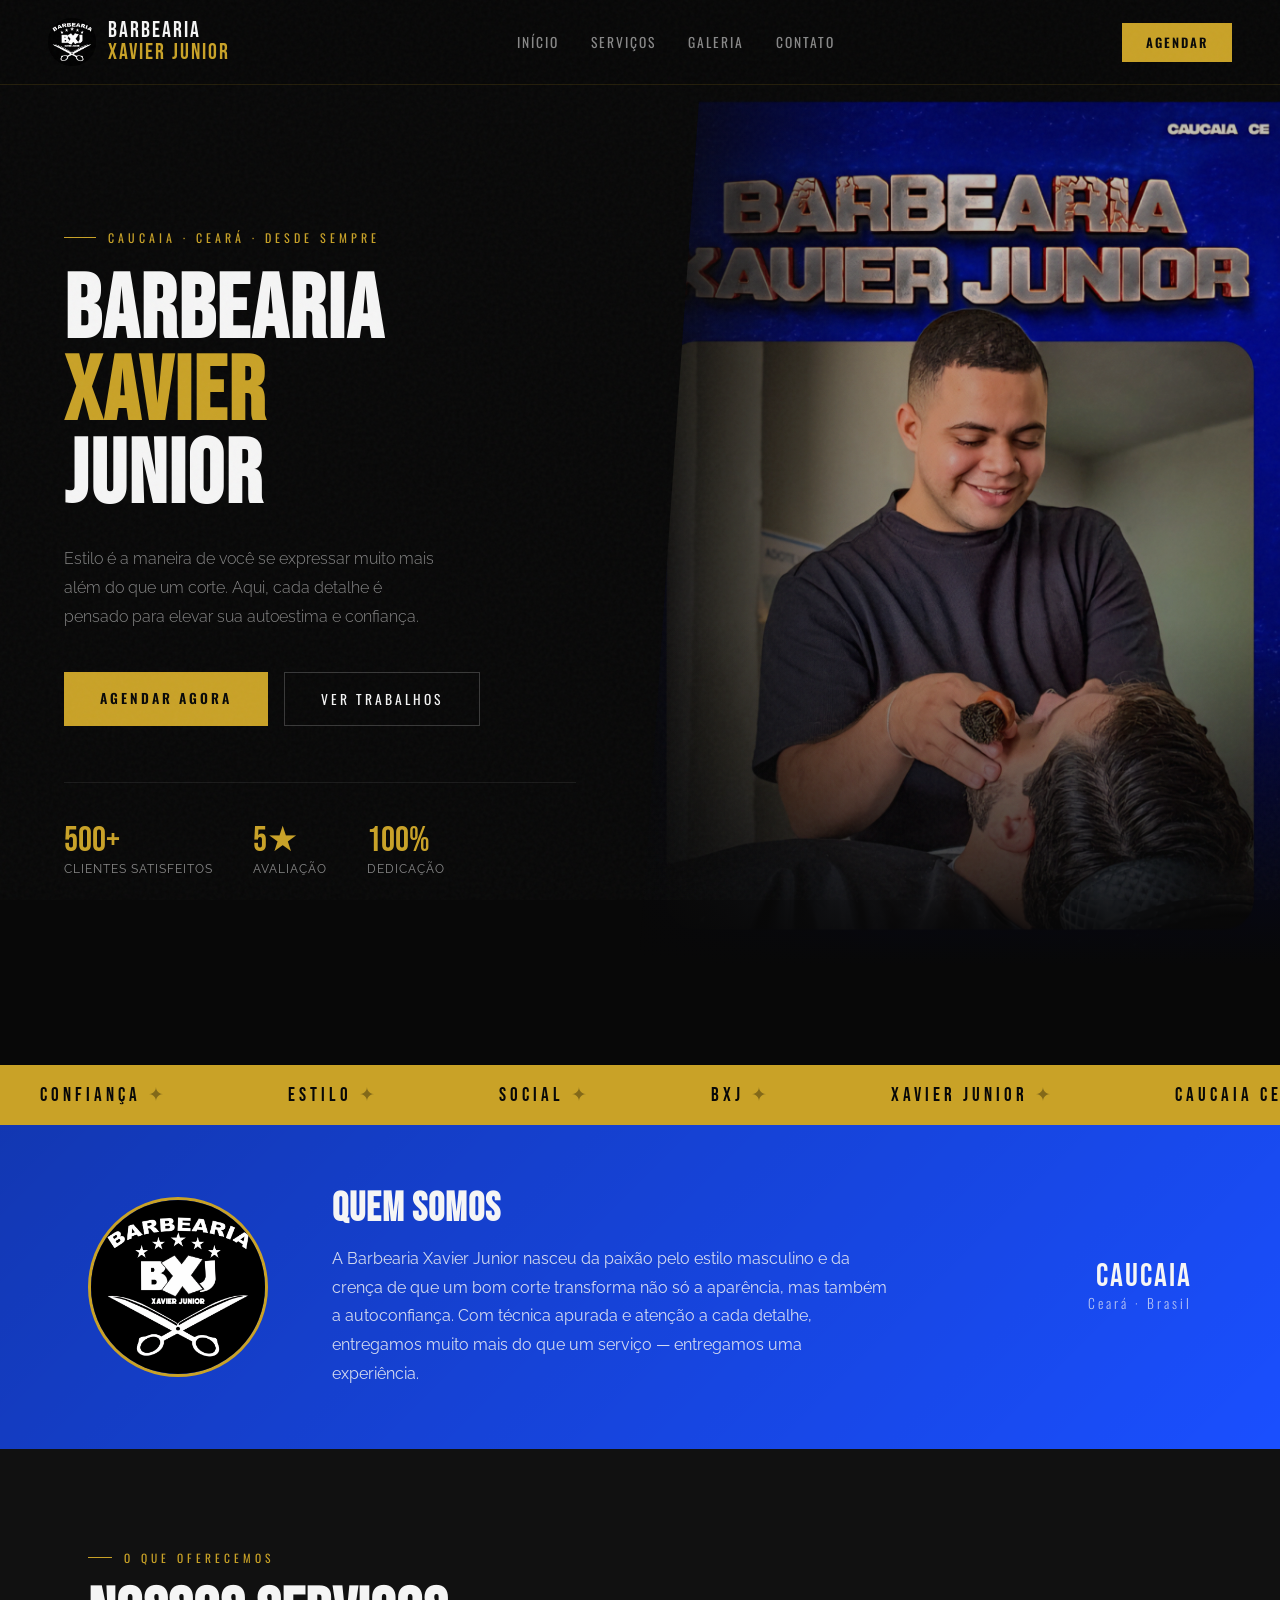
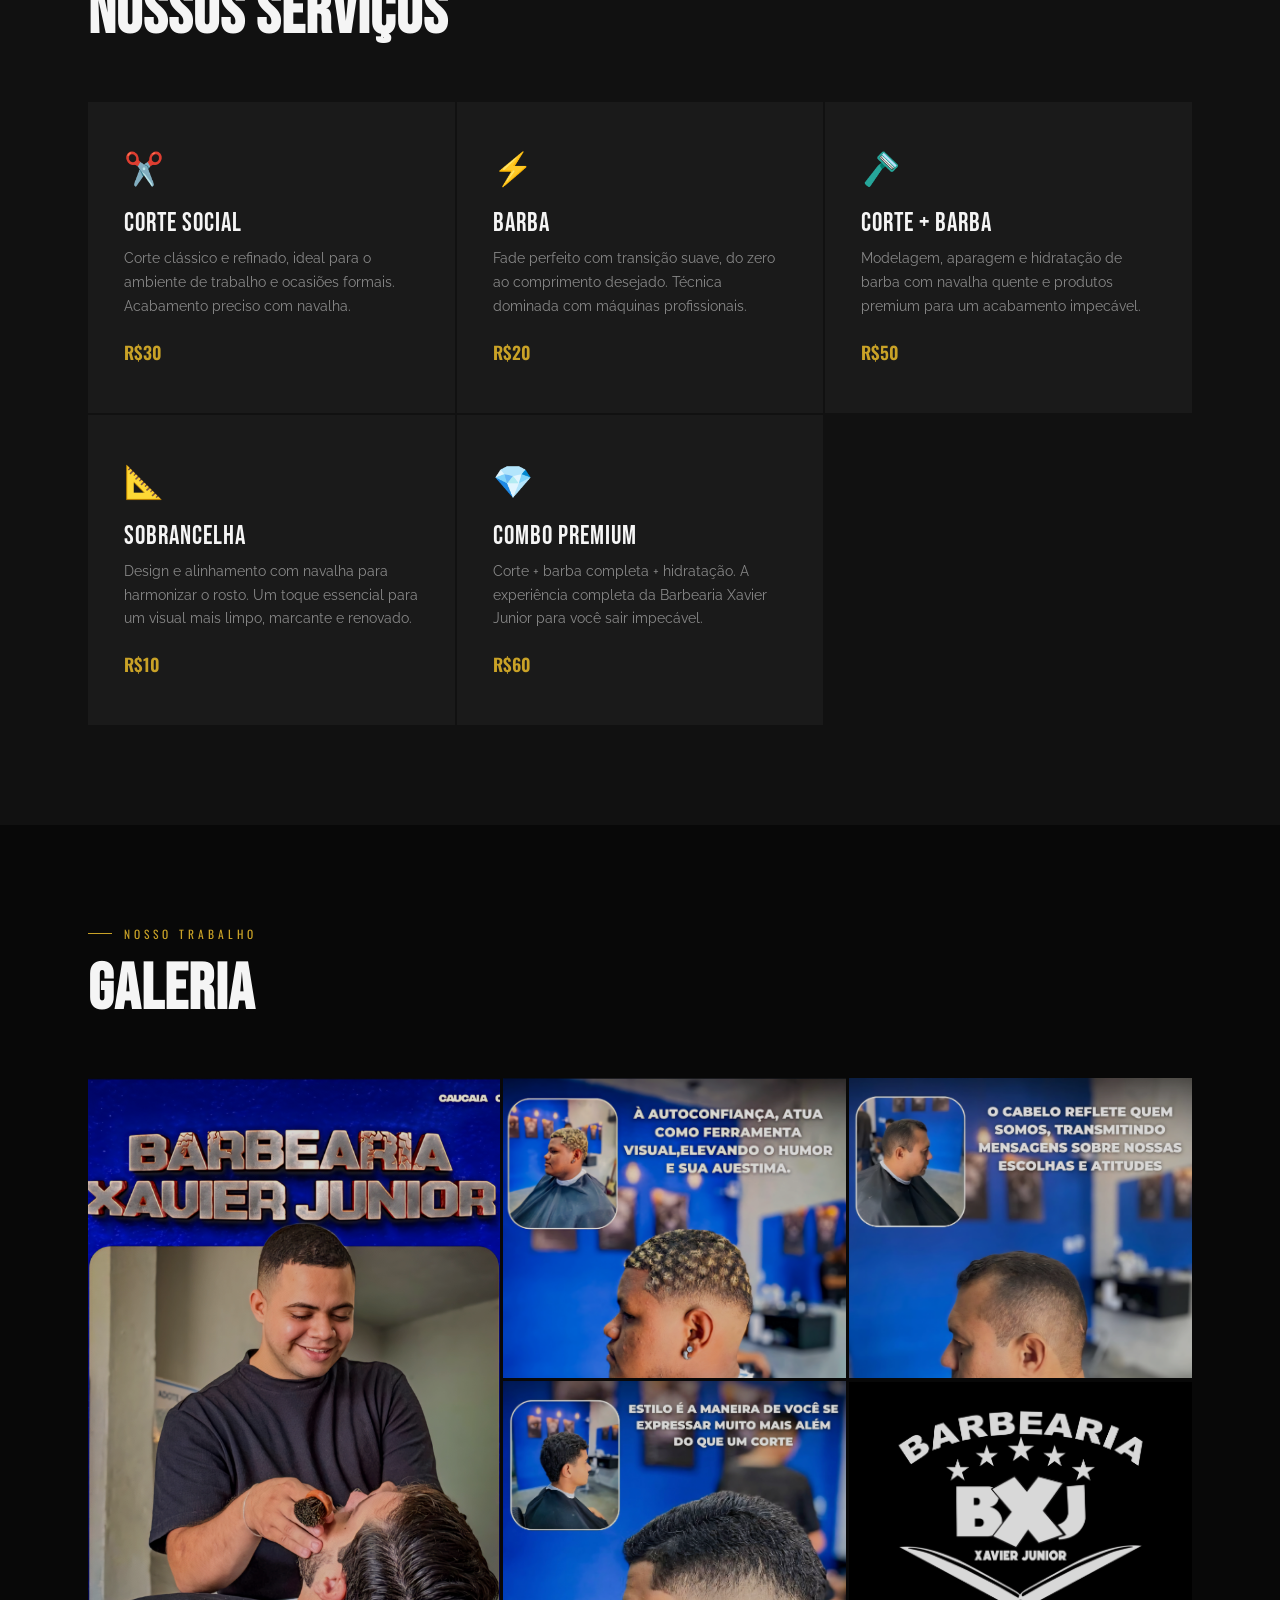
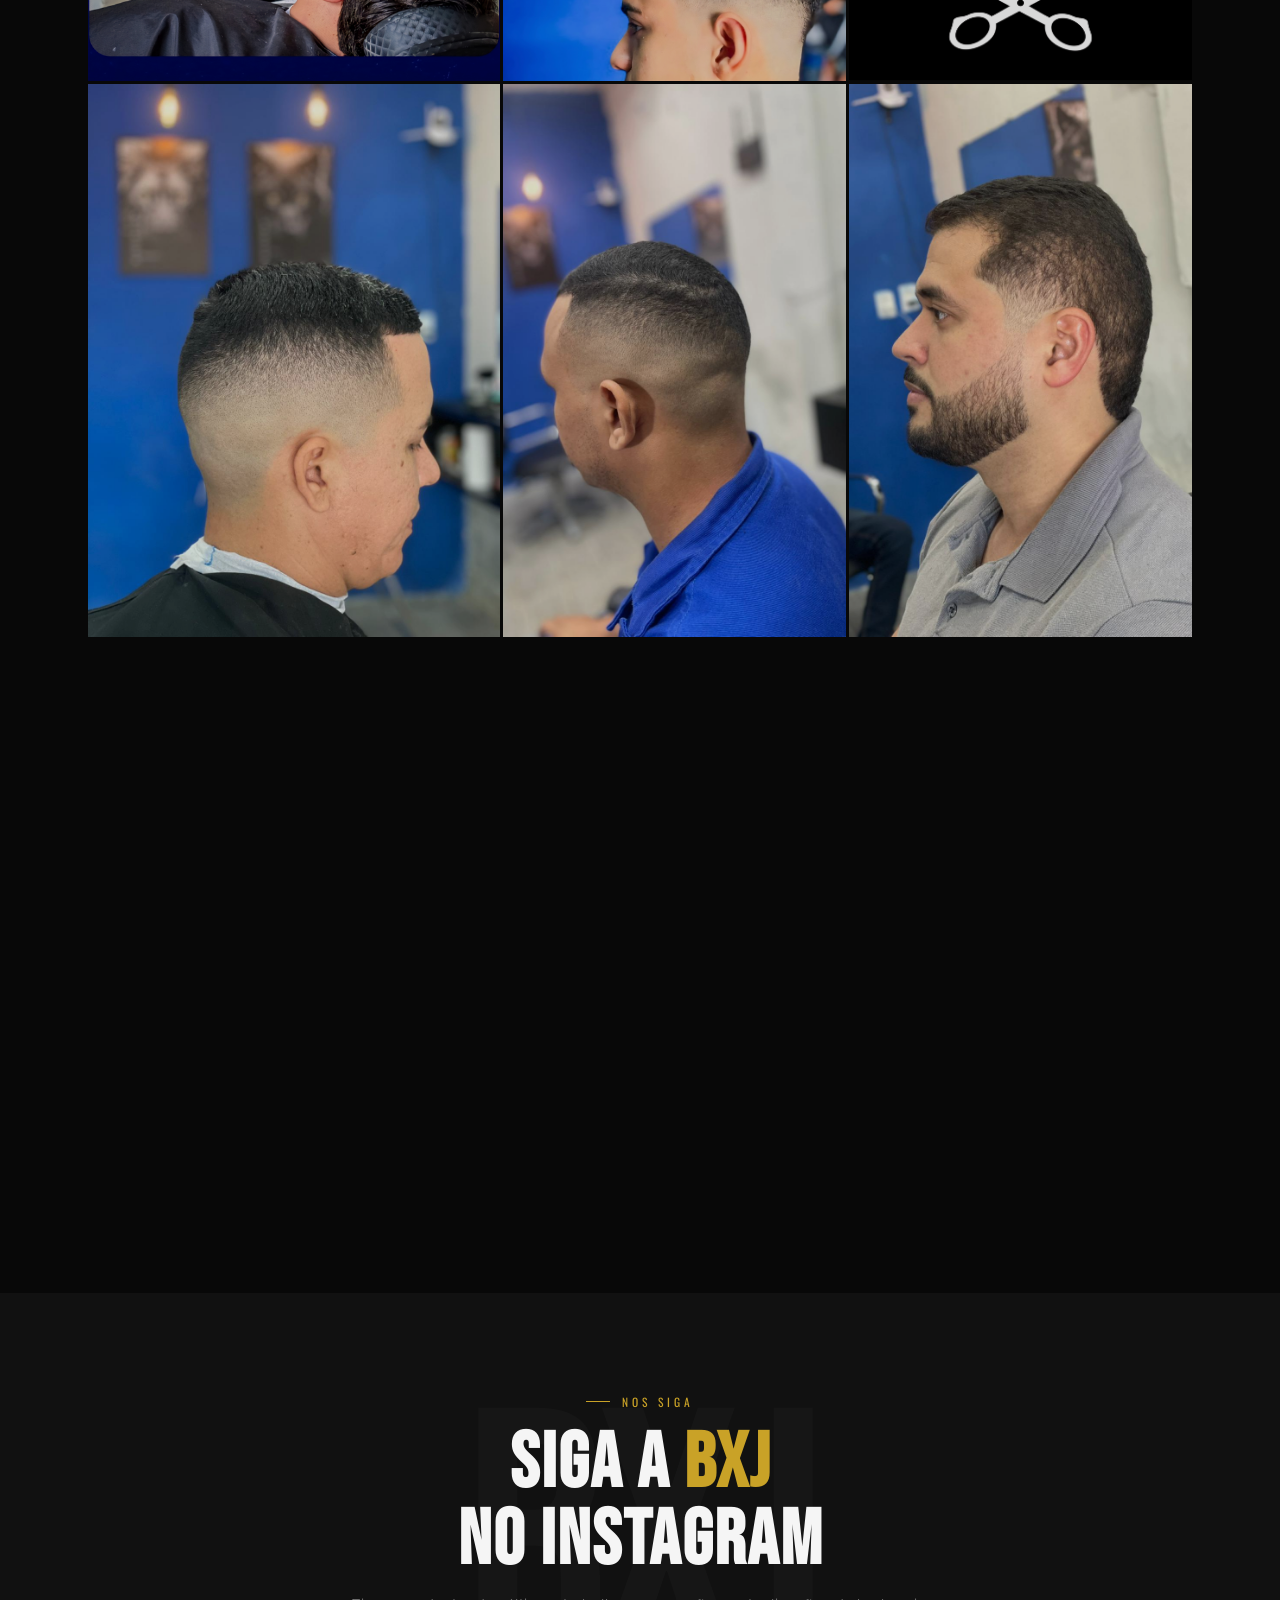
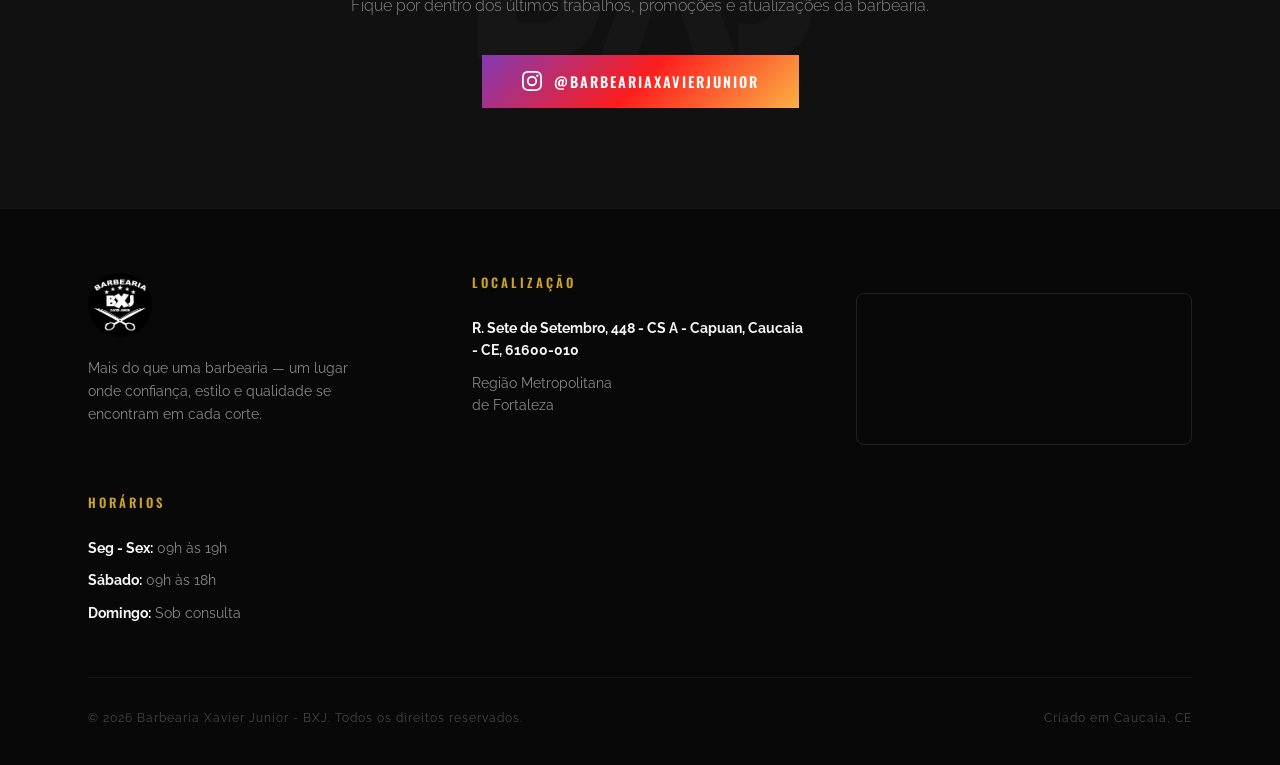
<file: index.html>
<!doctype html>
<html lang="pt-BR">
  <head>
    <meta charset="UTF-8" />
    <meta name="viewport" content="width=device-width, initial-scale=1.0" />
    <title>Barbearia Xavier Junior - BXJ | Caucaia, CE</title>
    <link
      rel="shortcut icon"
      href="images/Logo-BXJ.png"
      type="image/x-icon"
    />
    <link
      href="https://fonts.googleapis.com/css2?family=Bebas+Neue&family=Oswald:wght@300;400;600;700&family=Raleway:ital,wght@0,300;0,400;1,300&display=swap"
      rel="stylesheet"
    />
    <link rel="stylesheet" href="styles.css" />
    <script defer src="script.js"></script>
  </head>
  <body>
    <nav>
      <a href="agendamento.html" class="nav-logo">
        <img
          src="images/Logo-BXJ.png"
          alt="BXJ Logo"
        />
        <div class="nav-logo-text">
          Barbearia<br /><span>Xavier Junior</span>
        </div>
      </a>
      <ul class="nav-links">
        <li><a href="#inicio">Início</a></li>
        <li><a href="#servicos">Serviços</a></li>
        <li><a href="#galeria">Galeria</a></li>
        <li><a href="#contato">Contato</a></li>
      </ul>
      <a href="agendamento.html" class="nav-cta open-modal">Agendar</a>
    </nav>

    <section class="hero" id="inicio">
      <div class="hero-left">
        <div class="hero-tag">Caucaia · Ceará · Desde sempre</div>
        <h1 class="hero-title">
          Barbearia<br /><span>Xavier</span><br />Junior
        </h1>
        <p class="hero-sub">
          Estilo é a maneira de você se expressar muito mais além do que um
          corte. Aqui, cada detalhe é pensado para elevar sua autoestima e
          confiança.
        </p>
        <div class="hero-actions">
          <a href="agendamento.html" class="btn-primary open-modal"
            >Agendar Agora</a
          >
          <a href="#galeria" class="btn-outline">Ver Trabalhos</a>
        </div>
        <div class="hero-stats">
          <div>
            <div class="stat-num">500+</div>
            <div class="stat-label">Clientes Satisfeitos</div>
          </div>
          <div>
            <div class="stat-num">5★</div>
            <div class="stat-label">Avaliação</div>
          </div>
          <div>
            <div class="stat-num">100%</div>
            <div class="stat-label">Dedicação</div>
          </div>
        </div>
      </div>
      <div class="hero-right">
        <div class="hero-diag"></div>
        <img
          src="images/Screenshot_20260427_093913_Instagram.jpg"
          alt="Xavier Junior barbeiro"
        />
      </div>
    </section>

    <div class="marquee-wrap">
      <div class="marquee-track">
        <span class="marquee-item">CONFIANÇA <span>✦</span></span>
        <span class="marquee-item">ESTILO <span>✦</span></span>
        <span class="marquee-item">SOCIAL <span>✦</span></span>
        <span class="marquee-item">BXJ <span>✦</span></span>
        <span class="marquee-item">XAVIER JUNIOR <span>✦</span></span>
        <span class="marquee-item">CAUCAIA CE <span>✦</span></span>
        <span class="marquee-item">CONFIANÇA <span>✦</span></span>
        <span class="marquee-item">ESTILO <span>✦</span></span>
        <span class="marquee-item">SOCIAL <span>✦</span></span>
        <span class="marquee-item">BXJ <span>✦</span></span>
        <span class="marquee-item">XAVIER JUNIOR <span>✦</span></span>
        <span class="marquee-item">CAUCAIA CE <span>✦</span></span>
      </div>
    </div>

    <div class="about-band">
      <div class="container">
        <div class="about-inner">
          <img
            class="about-img"
            src="images/Logo-BXJ.png"
            alt="Logo BXJ"
          />
          <div class="about-text">
            <h2>Quem Somos</h2>
            <p>
              A Barbearia Xavier Junior nasceu da paixão pelo estilo masculino e
              da crença de que um bom corte transforma não só a aparência, mas
              também a autoconfiança. Com técnica apurada e atenção a cada
              detalhe, entregamos muito mais do que um serviço — entregamos uma
              experiência.
            </p>
          </div>
          <div class="about-loc">
            <div class="city">Caucaia</div>
            <div class="state">Ceará · Brasil</div>
          </div>
        </div>
      </div>
    </div>

    <section class="services" id="servicos">
      <div class="container">
        <div class="section-tag">O que oferecemos</div>
        <h2 class="section-title">Nossos Serviços</h2>
        <div class="services-grid">
          <div class="service-card">
            <span class="service-icon">✂️</span>
            <div class="service-name">Corte Social</div>
            <div class="service-desc">
              Corte clássico e refinado, ideal para o ambiente de trabalho e
              ocasiões formais. Acabamento preciso com navalha.
            </div>
            <span class="service-price">R$30</span>
          </div>
          <div class="service-card">
            <span class="service-icon">⚡</span>
            <div class="service-name">Barba</div>
            <div class="service-desc">
              Fade perfeito com transição suave, do zero ao comprimento
              desejado. Técnica dominada com máquinas profissionais.
            </div>
            <span class="service-price">R$20</span>
          </div>
          <div class="service-card">
            <span class="service-icon">🪒</span>
            <div class="service-name">Corte + Barba</div>
            <div class="service-desc">
              Modelagem, aparagem e hidratação de barba com navalha quente e
              produtos premium para um acabamento impecável.
            </div>
            <span class="service-price">R$50</span>
          </div>
          <div class="service-card">
            <span class="service-icon">📐</span>
            <div class="service-name">Sobrancelha</div>
            <div class="service-desc">
              Design e alinhamento com navalha para harmonizar o rosto. Um toque
              essencial para um visual mais limpo, marcante e renovado.
            </div>
            <span class="service-price">R$10</span>
          </div>
          <div class="service-card">
            <span class="service-icon">💎</span>
            <div class="service-name">Combo Premium</div>
            <div class="service-desc">
              Corte + barba completa + hidratação. A experiência completa da
              Barbearia Xavier Junior para você sair impecável.
            </div>
            <span class="service-price">R$60</span>
          </div>
        </div>
      </div>
    </section>

    <section class="gallery" id="galeria">
      <div class="container">
        <div class="section-tag">Nosso trabalho</div>
        <h2 class="section-title">Galeria</h2>
        <div class="gallery-grid">
          <div class="gallery-item" data-label="XAVIER JUNIOR">
            <img
              src="images/Screenshot_20260427_093913_Instagram.jpg"
              alt="Xavier Junior"
            />
          </div>
          <div class="gallery-item" data-label="CONFIANÇA">
            <img
              src="images/Screenshot_20260427_093837_Instagram.jpg"
              alt="Corte Confiança"
            />
          </div>
          <div class="gallery-item" data-label="SOCIAL">
            <img
              src="images/Screenshot_20260427_093849_Instagram.jpg"
              alt="Corte Social"
            />
          </div>
          <div class="gallery-item" data-label="ESTILO">
            <img
              src="images/Screenshot_20260427_093855_Instagram.jpg"
              alt="Corte Estilo"
            />
          </div>
          <div class="gallery-item" data-label="BXJ">
            <img
              src="images/Logo-BXJ.png"
              alt="Logo BXJ"
              style="object-position: center center; background: #111"
            />
          </div>
          <div class="gallery-item" data-label="BARBEARIA XAVIER JUNIOR">
            <img
              src="images/imagemgaleria5.jpeg"
              alt="Barbearia Xavier Junior"
              style="transition: transform 0.3s ease;"
              onmouseover="this.style.transform='scale(1.6)';"
              onmouseout="this.style.transform='scale(1)';"
            />
          </div>
          <div class="gallery-item" data-label="BARBEARIA XAVIER JUNIOR">
            <img
              src="images/imagemgaleria6.jpeg"
              alt="Barbearia Xavier Junior"
              style="transition: transform 0.3s ease;"
              onmouseover="this.style.transform='scale(1.4)';"
              onmouseout="this.style.transform='scale(1)';"
            />
          </div>
          <div class="gallery-item" data-label="BARBEARIA XAVIER JUNIOR">
            <img
              src="images/imagemgaleria7.jpeg"
              alt="Barbearia Xavier Junior"
              style="transition: transform 0.3s ease;"
              onmouseover="this.style.transform='scale(1.3)';"
              onmouseout="this.style.transform='scale(1)';"
            />
          </div>
          <div class="gallery-item" data-label="BARBEARIA XAVIER JUNIOR">
            <img
              src="images/imagemgaleria8.jpeg"
              alt="Barbearia Xavier Junior"
              style="transition: transform 0.3s ease;"
              onmouseover="this.style.transform='scale(1.5)';"
              onmouseout="this.style.transform='scale(1)';"
            />
          </div>
          <div class="gallery-item" data-label="BARBEARIA XAVIER JUNIOR">
            <img
              src="images/imagemgaleria9.jpeg"
              alt="Barbearia Xavier Junior"
              style="transition: transform 0.3s ease;"
              onmouseover="this.style.transform='scale(1.5)';"
              onmouseout="this.style.transform='scale(1)';"
            />
          </div>
          <div class="gallery-item" data-label="BARBEARIA XAVIER JUNIOR">
            <img
              src="images/imagemgaleria10.jpeg"
              alt="Barbearia Xavier Junior"
              style="transition: transform 0.3s ease;"
              onmouseover="this.style.transform='scale(1.5)';"
              onmouseout="this.style.transform='scale(1)';"
            />
          </div>
        </div>
      </div>
    </section>

    <section class="cta-section" id="contato">
      <div class="container">
        <div class="cta-inner">
          <div class="section-tag" style="justify-content: center">
            Nos siga
          </div>
          <h2>Siga a <span>BXJ</span><br />no Instagram</h2>
          <p>
            Fique por dentro dos últimos trabalhos, promoções e atualizações da
            barbearia.
          </p>
          <a
            href="https://www.instagram.com/barbeariaxavierjunior?igsh=M3o4cHg5MDVraHNp"
            target="_blank"
            class="instagram-link"
          >
            <svg viewBox="0 0 24 24" fill="currentColor">
              <path
                d="M12 2.163c3.204 0 3.584.012 4.85.07 3.252.148 4.771 1.691 4.919 4.919.058 1.265.069 1.645.069 4.849 0 3.205-.012 3.584-.069 4.849-.149 3.225-1.664 4.771-4.919 4.919-1.266.058-1.644.07-4.85.07-3.204 0-3.584-.012-4.849-.07-3.26-.149-4.771-1.699-4.919-4.92-.058-1.265-.07-1.644-.07-4.849 0-3.204.013-3.583.07-4.849.149-3.227 1.664-4.771 4.919-4.919 1.266-.057 1.645-.069 4.849-.069zM12 0C8.741 0 8.333.014 7.053.072 2.695.272.273 2.69.073 7.052.014 8.333 0 8.741 0 12c0 3.259.014 3.668.072 4.948.2 4.358 2.618 6.78 6.98 6.98C8.333 23.986 8.741 24 12 24c3.259 0 3.668-.014 4.948-.072 4.354-.2 6.782-2.618 6.979-6.98.059-1.28.073-1.689.073-4.948 0-3.259-.014-3.667-.072-4.947-.196-4.354-2.617-6.78-6.979-6.98C15.668.014 15.259 0 12 0zm0 5.838a6.162 6.162 0 1 0 0 12.324 6.162 6.162 0 0 0 0-12.324zM12 16a4 4 0 1 1 0-8 4 4 0 0 1 0 8zm6.406-11.845a1.44 1.44 0 1 0 0 2.881 1.44 1.44 0 0 0 0-2.881z"
              />
            </svg>
            @barbeariaxavierjunior
          </a>
        </div>
      </div>
    </section>

    <footer>
      <div class="container">
        <div class="footer-inner">
          <div class="footer-brand">
            <img
              src="images/Logo-BXJ.png"
              alt="BXJ"
            />
            <p>
              Mais do que uma barbearia — um lugar onde confiança, estilo e
              qualidade se encontram em cada corte.
            </p>
          </div>
          <div class="footer-col">
            <h4>Localização</h4>
            <ul>
              <li>
                <strong
                  >R. Sete de Setembro, 448 - CS A - Capuan, Caucaia - CE,
                  61600-010</strong
                >
              </li>
              <li>Região Metropolitana<br />de Fortaleza</li>
            </ul>
          </div>
          <div class="map-container">
            <iframe
              src="https://www.google.com/maps?q=R.+Sete+de+Setembro,+448+-+Capuan,+Caucaia+-+CE&output=embed"
              width="100%"
              height="150"
              style="border: 0"
              allowfullscreen=""
              loading="lazy"
              referrerpolicy="no-referrer-when-downgrade"
            >
            </iframe>
          </div>
          <div class="footer-col">
            <h4>Horários</h4>
            <ul>
              <li><strong>Seg - Sex:</strong> 09h às 19h</li>
              <li><strong>Sábado:</strong> 09h às 18h</li>
              <li><strong>Domingo:</strong> Sob consulta</li>
            </ul>
          </div>
        </div>
        <div class="footer-bottom">
          <p>
            © 2026 Barbearia Xavier Junior - BXJ. Todos os direitos reservados.
          </p>
          <p>Criado em Caucaia, CE</p>
        </div>
      </div>
    </footer>
  </body>
</html>
</file>
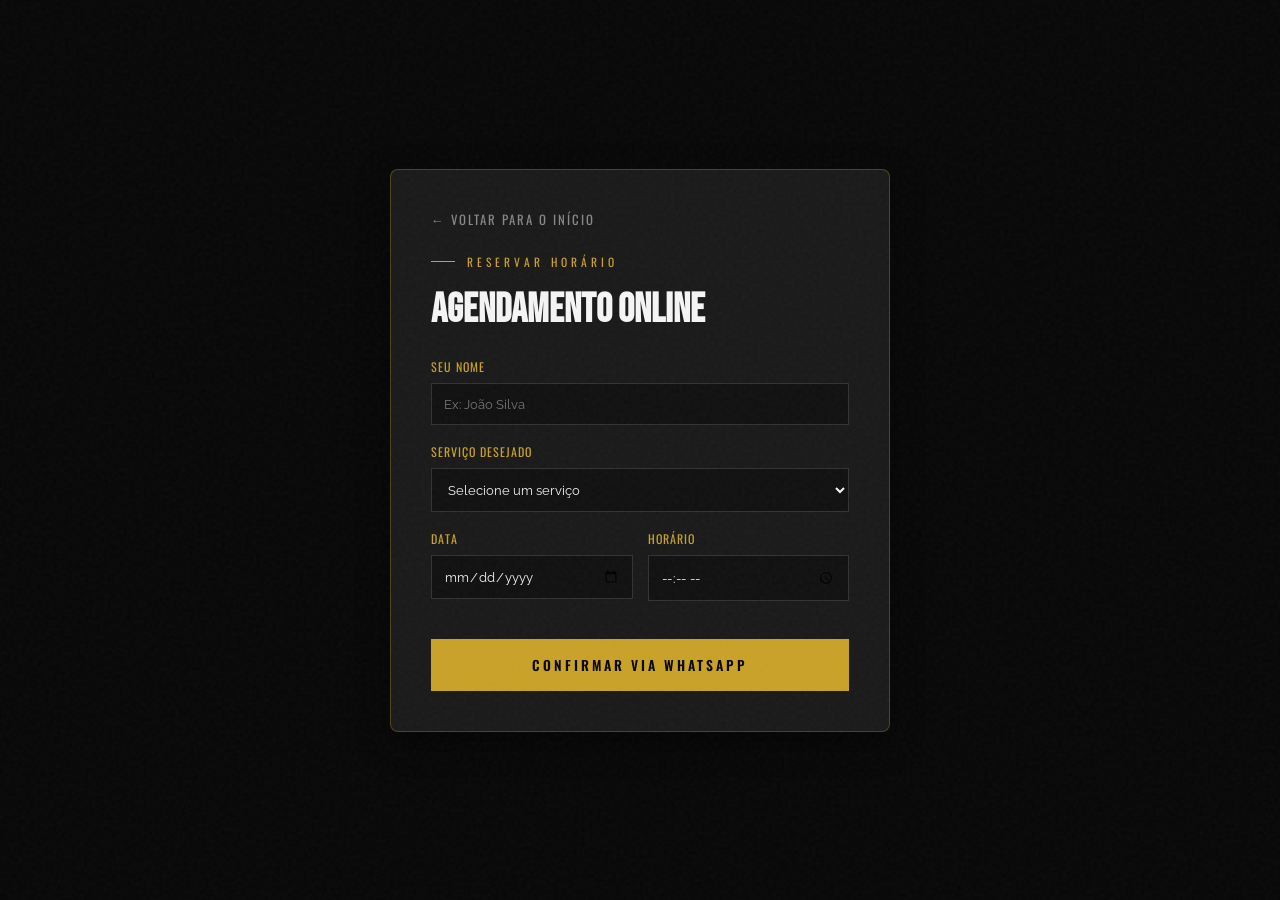
<file: agendamento.html>
<!doctype html>
<html lang="pt-BR">
  <head>
    <meta charset="UTF-8" />
    <meta name="viewport" content="width=device-width, initial-scale=1.0" />
    <title>Agendamento Formulário | Barbearia Xavier Junior</title>
    <link
      rel="shortcut icon"
      href="images/Logo-BXJ.png"
      type="image/x-icon"
    />
    <link
      href="https://fonts.googleapis.com/css2?family=Bebas+Neue&family=Oswald:wght@300;400;600;700&family=Raleway:ital,wght@0,300;0,400;1,300&display=swap"
      rel="stylesheet"
    />
    <link rel="stylesheet" href="styles.css" />
    <script defer src="script.js"></script>
    <style>
      body {
        display: flex;
        align-items: center;
        justify-content: center;
        min-height: 100vh;
        padding: 20px;
        background-image: none; 
      }
      .booking-page-container {
        background: var(--dark2);
        width: 100%;
        max-width: 500px;
        padding: 40px;
        border: 1px solid rgba(201, 162, 39, 0.3);
        border-radius: 8px;
        box-shadow: 0 10px 30px rgba(0, 0, 0, 0.5);
      }
      .back-link {
        display: inline-flex;
        align-items: center;
        margin-bottom: 24px;
        color: var(--gray);
        text-decoration: none;
        font-family: "Oswald", sans-serif;
        text-transform: uppercase;
        font-size: 0.8rem;
        letter-spacing: 2px;
        transition: color 0.3s;
      }
      .back-link:hover {
        color: var(--gold);
      }
    </style>
  </head>
  <body>
    <div class="booking-page-container">
      <a href="index.html" class="back-link">← Voltar para o Início</a>

      <div class="section-tag">Reservar Horário</div>
      <h2 class="modal-title">Agendamento Online</h2>

      <form id="bookingForm">
        <div class="form-group">
          <label for="nome">Seu Nome</label>
          <input type="text" id="nome" placeholder="Ex: João Silva" required />
        </div>

        <div class="form-group">
          <label for="servico">Serviço Desejado</label>
          <select id="servico" required>
            <option value="" disabled selected>Selecione um serviço</option>
            <option value="Corte Social">Corte Social</option>
            <option value="Barba Completa">Barba Completa</option>
            <option value="Pigmentação">Corte + Barba</option>
            <option value="Combo Premium">Combo Premium</option>
            <option value="Sobrancelha">Sobrancelha</option>
          </select>
        </div>

        <div class="form-row">
          <div class="form-group">
            <label for="data">Data</label>
            <input type="date" id="data" required />
          </div>
          <div class="form-group">
            <label for="horario">Horário</label>
            <input type="time" id="horario" required />
          </div>
        </div>

        <button
          type="submit"
          class="btn-primary"
          style="width: 100%; margin-top: 20px"
        >
          Confirmar via WhatsApp
        </button>
      </form>
    </div>
  </body>
</html>
</file>
<file: styles.css>
:root {
  --black: #080808;
  --dark: #111111;
  --dark2: #1a1a1a;
  --blue: #1a4fff;
  --blue-light: #3d6fff;
  --gold: #c9a227;
  --gold-light: #e8c04a;
  --white: #f5f5f5;
  --gray: #888;
}

*,
*::before,
*::after {
  box-sizing: border-box;
  margin: 0;
  padding: 0;
}

html {
  scroll-behavior: smooth;
}

body {
  font-family: "Raleway", sans-serif;
  background: var(--black);
  color: var(--white);
  overflow-x: hidden;
}

/* ─── NOISE OVERLAY ─── */
body::before {
  content: "";
  position: fixed;
  inset: 0;
  background-image: url("data:image/svg+xml,%3Csvg viewBox='0 0 256 256' xmlns='http://www.w3.org/2000/svg'%3E%3Cfilter id='n'%3E%3CfeTurbulence type='fractalNoise' baseFrequency='0.9' numOctaves='4' stitchTiles='stitch'/%3E%3C/filter%3E%3Crect width='100%25' height='100%25' filter='url(%23n)' opacity='1'/%3E%3C/svg%3E");
  opacity: 0.035;
  pointer-events: none;
  z-index: 9999;
}

/* ─── NAV ─── */
nav {
  position: fixed;
  top: 0;
  left: 0;
  right: 0;
  z-index: 100;
  display: flex;
  align-items: center;
  justify-content: space-between;
  padding: 18px 48px;
  background: rgba(8, 8, 8, 0.85);
  backdrop-filter: blur(12px);
  border-bottom: 1px solid rgba(201, 162, 39, 0.15);
  transition: all 0.3s ease;
}

.nav-logo {
  display: flex;
  align-items: center;
  gap: 12px;
  text-decoration: none;
}

.nav-logo img {
  width: 48px;
  height: 48px;
  border-radius: 50%;
  object-fit: cover;
}

.nav-logo-text {
  font-family: "Bebas Neue", cursive;
  font-size: 1.4rem;
  letter-spacing: 2px;
  color: var(--white);
  line-height: 1;
}

.nav-logo-text span {
  color: var(--gold);
}

.nav-links {
  display: flex;
  gap: 32px;
  list-style: none;
}

.nav-links a {
  font-family: "Oswald", sans-serif;
  font-weight: 400;
  font-size: 0.85rem;
  letter-spacing: 2px;
  text-transform: uppercase;
  color: var(--gray);
  text-decoration: none;
  transition: color 0.2s;
  position: relative;
}

.nav-links a::after {
  content: "";
  position: absolute;
  bottom: -4px;
  left: 0;
  width: 0;
  height: 1px;
  background: var(--gold);
  transition: width 0.3s;
}

.nav-links a:hover {
  color: var(--white);
}
.nav-links a:hover::after {
  width: 100%;
}

.nav-cta {
  font-family: "Oswald", sans-serif;
  font-weight: 600;
  font-size: 0.8rem;
  letter-spacing: 2px;
  text-transform: uppercase;
  background: var(--gold);
  color: var(--black);
  padding: 10px 24px;
  text-decoration: none;
  transition:
    background 0.2s,
    transform 0.2s;
}

.nav-cta:hover {
  background: var(--gold-light);
  transform: translateY(-1px);
}

/* ─── HERO ─── */
.hero {
  min-height: 100vh;
  display: grid;
  grid-template-columns: 1fr 1fr;
  position: relative;
  overflow: hidden;
}

.hero-left {
  display: flex;
  flex-direction: column;
  justify-content: center;
  padding: 120px 64px 80px;
  position: relative;
  z-index: 2;
}

.hero-tag {
  font-family: "Oswald", sans-serif;
  font-size: 0.75rem;
  letter-spacing: 4px;
  color: var(--gold);
  text-transform: uppercase;
  margin-bottom: 24px;
  display: flex;
  align-items: center;
  gap: 12px;
  opacity: 0;
  animation: fadeUp 0.6s 0.2s ease forwards;
}

.hero-tag::before {
  content: "";
  width: 32px;
  height: 1px;
  background: var(--gold);
}

.hero-title {
  font-family: "Bebas Neue", cursive;
  font-size: clamp(4rem, 7vw, 7.5rem);
  line-height: 0.92;
  letter-spacing: 2px;
  color: var(--white);
  opacity: 0;
  animation: fadeUp 0.6s 0.4s ease forwards;
}

.hero-title span {
  color: var(--gold);
}

.hero-sub {
  font-family: "Raleway", sans-serif;
  font-weight: 300;
  font-size: 1rem;
  line-height: 1.8;
  color: var(--gray);
  max-width: 380px;
  margin-top: 28px;
  opacity: 0;
  animation: fadeUp 0.6s 0.6s ease forwards;
}

.hero-actions {
  display: flex;
  gap: 16px;
  margin-top: 40px;
  opacity: 0;
  animation: fadeUp 0.6s 0.8s ease forwards;
}

.btn-primary {
  font-family: "Oswald", sans-serif;
  font-weight: 600;
  font-size: 0.85rem;
  letter-spacing: 3px;
  text-transform: uppercase;
  background: var(--gold);
  color: var(--black);
  padding: 16px 36px;
  text-decoration: none;
  border: none;
  cursor: pointer;
  transition:
    background 0.2s,
    transform 0.2s;
}

.btn-primary:hover {
  background: var(--gold-light);
  transform: translateY(-2px);
}

.btn-outline {
  font-family: "Oswald", sans-serif;
  font-weight: 400;
  font-size: 0.85rem;
  letter-spacing: 3px;
  text-transform: uppercase;
  background: transparent;
  color: var(--white);
  padding: 16px 36px;
  text-decoration: none;
  border: 1px solid rgba(255, 255, 255, 0.2);
  transition:
    border-color 0.2s,
    color 0.2s;
}

.btn-outline:hover {
  border-color: var(--gold);
  color: var(--gold);
}

.hero-stats {
  display: flex;
  gap: 40px;
  margin-top: 56px;
  padding-top: 40px;
  border-top: 1px solid rgba(255, 255, 255, 0.08);
  opacity: 0;
  animation: fadeUp 0.6s 1s ease forwards;
}

.stat-num {
  font-family: "Bebas Neue", cursive;
  font-size: 2.2rem;
  color: var(--gold);
  line-height: 1;
}

.stat-label {
  font-family: "Raleway", sans-serif;
  font-size: 0.72rem;
  letter-spacing: 1px;
  color: var(--gray);
  text-transform: uppercase;
  margin-top: 4px;
}

.hero-right {
  position: relative;
  overflow: hidden;
}

.hero-right img {
  width: 100%;
  height: 100%;
  object-fit: cover;
  object-position: center top;
  filter: brightness(0.75);
  transition: transform 8s ease;
}

.hero:hover .hero-right img {
  transform: scale(1.04);
}

.hero-right::before {
  content: "";
  position: absolute;
  inset: 0;
  background: linear-gradient(to right, var(--black) 0%, transparent 40%);
  z-index: 1;
}

.hero-right::after {
  content: "";
  position: absolute;
  bottom: 0;
  left: 0;
  right: 0;
  height: 40%;
  background: linear-gradient(to top, var(--black), transparent);
  z-index: 1;
}

/* Diagonal line decoration */
.hero-diag {
  position: absolute;
  top: 0;
  bottom: 0;
  left: -1px;
  width: 60px;
  background: var(--black);
  clip-path: polygon(0 0, 100% 0, 0 100%);
  z-index: 3;
}

/* ─── SECTION COMMONS ─── */
section {
  padding: 100px 0;
}

.container {
  max-width: 1200px;
  margin: 0 auto;
  padding: 0 48px;
}

.section-tag {
  font-family: "Oswald", sans-serif;
  font-size: 0.72rem;
  letter-spacing: 4px;
  color: var(--gold);
  text-transform: uppercase;
  display: flex;
  align-items: center;
  gap: 12px;
  margin-bottom: 16px;
}

.section-tag::before {
  content: "";
  width: 24px;
  height: 1px;
  background: var(--gold);
}

.section-title {
  font-family: "Bebas Neue", cursive;
  font-size: clamp(2.8rem, 5vw, 4.5rem);
  line-height: 1;
  letter-spacing: 1px;
}

/* ─── ABOUT BAND ─── */
.about-band {
  background: var(--blue);
  padding: 60px 0;
  overflow: hidden;
  position: relative;
}

.about-band::before {
  content: "";
  position: absolute;
  inset: 0;
  background: linear-gradient(135deg, rgba(0, 0, 0, 0.3), transparent);
}

.about-inner {
  display: grid;
  grid-template-columns: auto 1fr auto;
  gap: 64px;
  align-items: center;
  position: relative;
  z-index: 1;
}

.about-img {
  width: 180px;
  height: 180px;
  border-radius: 50%;
  object-fit: cover;
  border: 3px solid var(--gold);
  flex-shrink: 0;
}

.about-text h2 {
  font-family: "Bebas Neue", cursive;
  font-size: 2.5rem;
  letter-spacing: 1px;
  margin-bottom: 12px;
}

.about-text p {
  font-size: 1rem;
  line-height: 1.8;
  opacity: 0.85;
  max-width: 560px;
}

.about-loc {
  text-align: right;
  flex-shrink: 0;
}

.about-loc .city {
  font-family: "Bebas Neue", cursive;
  font-size: 2rem;
  letter-spacing: 2px;
  line-height: 1;
}

.about-loc .state {
  font-family: "Oswald", sans-serif;
  font-weight: 300;
  font-size: 0.85rem;
  letter-spacing: 3px;
  opacity: 0.7;
}

/* ─── SERVICES ─── */
.services {
  background: var(--dark);
}

.services-grid {
  display: grid;
  grid-template-columns: repeat(3, 1fr);
  gap: 2px;
  margin-top: 56px;
}

.service-card {
  background: var(--dark2);
  padding: 48px 36px;
  position: relative;
  overflow: hidden;
  transition:
    transform 0.3s,
    background 0.3s;
  cursor: default;
}

.service-card::before {
  content: "";
  position: absolute;
  bottom: 0;
  left: 0;
  width: 100%;
  height: 2px;
  background: var(--gold);
  transform: scaleX(0);
  transform-origin: left;
  transition: transform 0.4s ease;
}

.service-card:hover::before {
  transform: scaleX(1);
}
.service-card:hover {
  background: #1e1e1e;
  transform: translateY(-4px);
}

.service-icon {
  font-size: 2rem;
  margin-bottom: 20px;
  display: block;
}

.service-name {
  font-family: "Bebas Neue", cursive;
  font-size: 1.6rem;
  letter-spacing: 1px;
  color: var(--white);
  margin-bottom: 8px;
}

.service-desc {
  font-size: 0.88rem;
  line-height: 1.7;
  color: var(--gray);
}

.service-price {
  font-family: "Oswald", sans-serif;
  font-weight: 600;
  font-size: 1.1rem;
  color: var(--gold);
  margin-top: 20px;
  display: block;
}

/* ─── GALLERY ─── */
.gallery {
  background: var(--black);
}

.gallery-grid {
  display: grid;
  grid-template-columns: 1.2fr 1fr 1fr;
  grid-template-rows: 300px 300px;
  gap: 3px;
  margin-top: 56px;
}

.gallery-item {
  overflow: hidden;
  position: relative;
}

.gallery-item:first-child {
  grid-row: span 2;
}

.gallery-item img {
  width: 100%;
  height: 100%;
  object-fit: cover;
  object-position: center top;
  transition:
    transform 0.6s ease,
    filter 0.3s;
  filter: brightness(0.85);
}

.gallery-item:hover img {
  transform: scale(1.06);
  filter: brightness(1);
}

.gallery-item::after {
  content: attr(data-label);
  position: absolute;
  bottom: 0;
  left: 0;
  right: 0;
  padding: 20px 20px 16px;
  background: linear-gradient(to top, rgba(0, 0, 0, 0.8), transparent);
  font-family: "Bebas Neue", cursive;
  font-size: 1.4rem;
  letter-spacing: 3px;
  color: var(--white);
  opacity: 0;
  transition: opacity 0.3s;
  transform: translateY(8px);
  transition:
    opacity 0.3s,
    transform 0.3s;
}

.gallery-item:hover::after {
  opacity: 1;
  transform: translateY(0);
}

/* ─── MARQUEE ─── */
.marquee-wrap {
  background: var(--gold);
  padding: 18px 0;
  overflow: hidden;
  white-space: nowrap;
}

.marquee-track {
  display: inline-flex;
  gap: 0;
  animation: marquee 20s linear infinite;
}

.marquee-item {
  font-family: "Bebas Neue", cursive;
  font-size: 1.2rem;
  letter-spacing: 4px;
  color: var(--black);
  padding: 0 40px;
}

.marquee-item span {
  color: rgba(0, 0, 0, 0.35);
  margin-right: 40px;
}

@keyframes marquee {
  from {
    transform: translateX(0);
  }
  to {
    transform: translateX(-50%);
  }
}

/* ─── CTA SECTION ─── */
.cta-section {
  background: var(--dark);
  position: relative;
  overflow: hidden;
}

.cta-section::before {
  content: "BXJ";
  position: absolute;
  font-family: "Bebas Neue", cursive;
  font-size: 28vw;
  color: rgba(255, 255, 255, 0.02);
  top: 50%;
  left: 50%;
  transform: translate(-50%, -50%);
  pointer-events: none;
  letter-spacing: -10px;
}

.cta-inner {
  text-align: center;
  position: relative;
  z-index: 1;
}

.cta-inner h2 {
  font-family: "Bebas Neue", cursive;
  font-size: clamp(3rem, 6vw, 5.5rem);
  letter-spacing: 2px;
  line-height: 1;
  margin-bottom: 16px;
}

.cta-inner h2 span {
  color: var(--gold);
}

.cta-inner p {
  font-size: 1rem;
  color: var(--gray);
  margin-bottom: 40px;
  font-weight: 300;
}

.instagram-link {
  display: inline-flex;
  align-items: center;
  gap: 12px;
  font-family: "Oswald", sans-serif;
  font-weight: 600;
  font-size: 0.9rem;
  letter-spacing: 2px;
  text-transform: uppercase;
  text-decoration: none;
  background: linear-gradient(135deg, #833ab4, #fd1d1d, #fcb045);
  color: white;
  padding: 16px 40px;
  transition:
    opacity 0.2s,
    transform 0.2s;
}

.instagram-link:hover {
  opacity: 0.9;
  transform: translateY(-2px);
}

.instagram-link svg {
  width: 20px;
  height: 20px;
}

/* ─── CONTACT / FOOTER ─── */
footer {
  background: var(--black);
  border-top: 1px solid rgba(255, 255, 255, 0.05);
  padding: 64px 0 40px;
}

.footer-inner {
  display: grid;
  grid-template-columns: 1fr 1fr 1fr;
  gap: 48px;
  padding-bottom: 48px;
  border-bottom: 1px solid rgba(255, 255, 255, 0.05);
  margin-bottom: 32px;
}

.footer-brand img {
  width: 64px;
  height: 64px;
  border-radius: 50%;
  object-fit: cover;
  margin-bottom: 16px;
}

.footer-brand p {
  font-size: 0.85rem;
  color: var(--gray);
  line-height: 1.7;
  max-width: 260px;
}

.footer-col h4 {
  font-family: "Oswald", sans-serif;
  font-weight: 600;
  font-size: 0.8rem;
  letter-spacing: 3px;
  text-transform: uppercase;
  color: var(--gold);
  margin-bottom: 20px;
}

.footer-col ul {
  list-style: none;
}

.footer-col ul li {
  font-size: 0.88rem;
  color: var(--gray);
  padding: 5px 0;
  line-height: 1.6;
}

.footer-col ul li strong {
  color: var(--white);
}

.footer-bottom {
  display: flex;
  justify-content: space-between;
  align-items: center;
}

.footer-bottom p {
  font-size: 0.78rem;
  color: rgba(255, 255, 255, 0.25);
  letter-spacing: 1px;
}

.footer-bottom a {
  color: var(--gold);
  text-decoration: none;
}

/* ─── SCISSORS DIVIDER ─── */
.scissors-divider {
  text-align: center;
  padding: 24px 0;
  color: rgba(201, 162, 39, 0.3);
  font-size: 1.5rem;
  letter-spacing: 8px;
}

/* ─── ANIMATIONS ─── */
@keyframes fadeUp {
  from {
    opacity: 0;
    transform: translateY(24px);
  }
  to {
    opacity: 1;
    transform: translateY(0);
  }
}

/* ─── MOBILE ─── */
@media (max-width: 900px) {
  nav {
    padding: 16px 24px;
  }
  .nav-links {
    display: none;
  }

  .hero {
    grid-template-columns: 1fr;
    min-height: 100svh;
  }
  .hero-left {
    padding: 100px 24px 60px;
  }
  .hero-right {
    height: 50vh;
  }
  .hero-diag {
    display: none;
  }

  .about-inner {
    grid-template-columns: 1fr;
    gap: 28px;
    text-align: center;
  }
  .about-loc {
    text-align: center;
  }
  .about-img {
    width: 120px;
    height: 120px;
    margin: 0 auto;
  }

  .services-grid {
    grid-template-columns: 1fr;
    gap: 2px;
  }
  .gallery-grid {
    grid-template-columns: 1fr 1fr;
    grid-template-rows: auto;
  }
  .gallery-item:first-child {
    grid-row: span 1;
  }

  .footer-inner {
    grid-template-columns: 1fr;
  }
  .container {
    padding: 0 24px;
  }
}

/* ─── MODAL AGENDAMENTO ─── */
.modal {
  display: none;
  position: fixed;
  z-index: 1000;
  inset: 0;
  background: rgba(0, 0, 0, 0.9);
  backdrop-filter: blur(8px);
  align-items: center;
  justify-content: center;
  padding: 20px;
}

.modal-content {
  background: var(--dark2);
  width: 100%;
  max-width: 450px;
  padding: 40px;
  border: 1px solid rgba(201, 162, 39, 0.3);
  position: relative;
  animation: modalFade 0.4s ease;
}

@keyframes modalFade {
  from {
    opacity: 0;
    transform: translateY(20px);
  }
  to {
    opacity: 1;
    transform: translateY(0);
  }
}

.close-modal {
  position: absolute;
  top: 20px;
  right: 20px;
  font-size: 2rem;
  color: var(--gray);
  cursor: pointer;
}

.modal-title {
  font-family: "Bebas Neue", cursive;
  font-size: 2.5rem;
  margin-bottom: 24px;
  color: var(--white);
}

.form-group {
  margin-bottom: 18px;
}

.form-row {
  display: grid;
  grid-template-columns: 1fr 1fr;
  gap: 15px;
}

label {
  display: block;
  font-family: "Oswald", sans-serif;
  font-size: 0.75rem;
  text-transform: uppercase;
  letter-spacing: 1px;
  color: var(--gold);
  margin-bottom: 8px;
}

input,
select {
  width: 100%;
  padding: 12px;
  background: #111;
  border: 1px solid #333;
  color: var(--white);
  font-family: "Raleway", sans-serif;
  outline: none;
}

input:focus,
select:focus {
  border-color: var(--gold);
}

.map-container {
  margin-top: 20px;
  width: 100%;
  border-radius: 8px;
  overflow: hidden;
  border: 1px solid rgba(255, 255, 255, 0.1);
}

.map-container iframe {
  display: block;
  filter: grayscale(80%) contrast(120%);
  transition: filter 0.3s ease;
}

.map-container iframe:hover {
  filter: grayscale(0%) contrast(100%);
}
</file>
